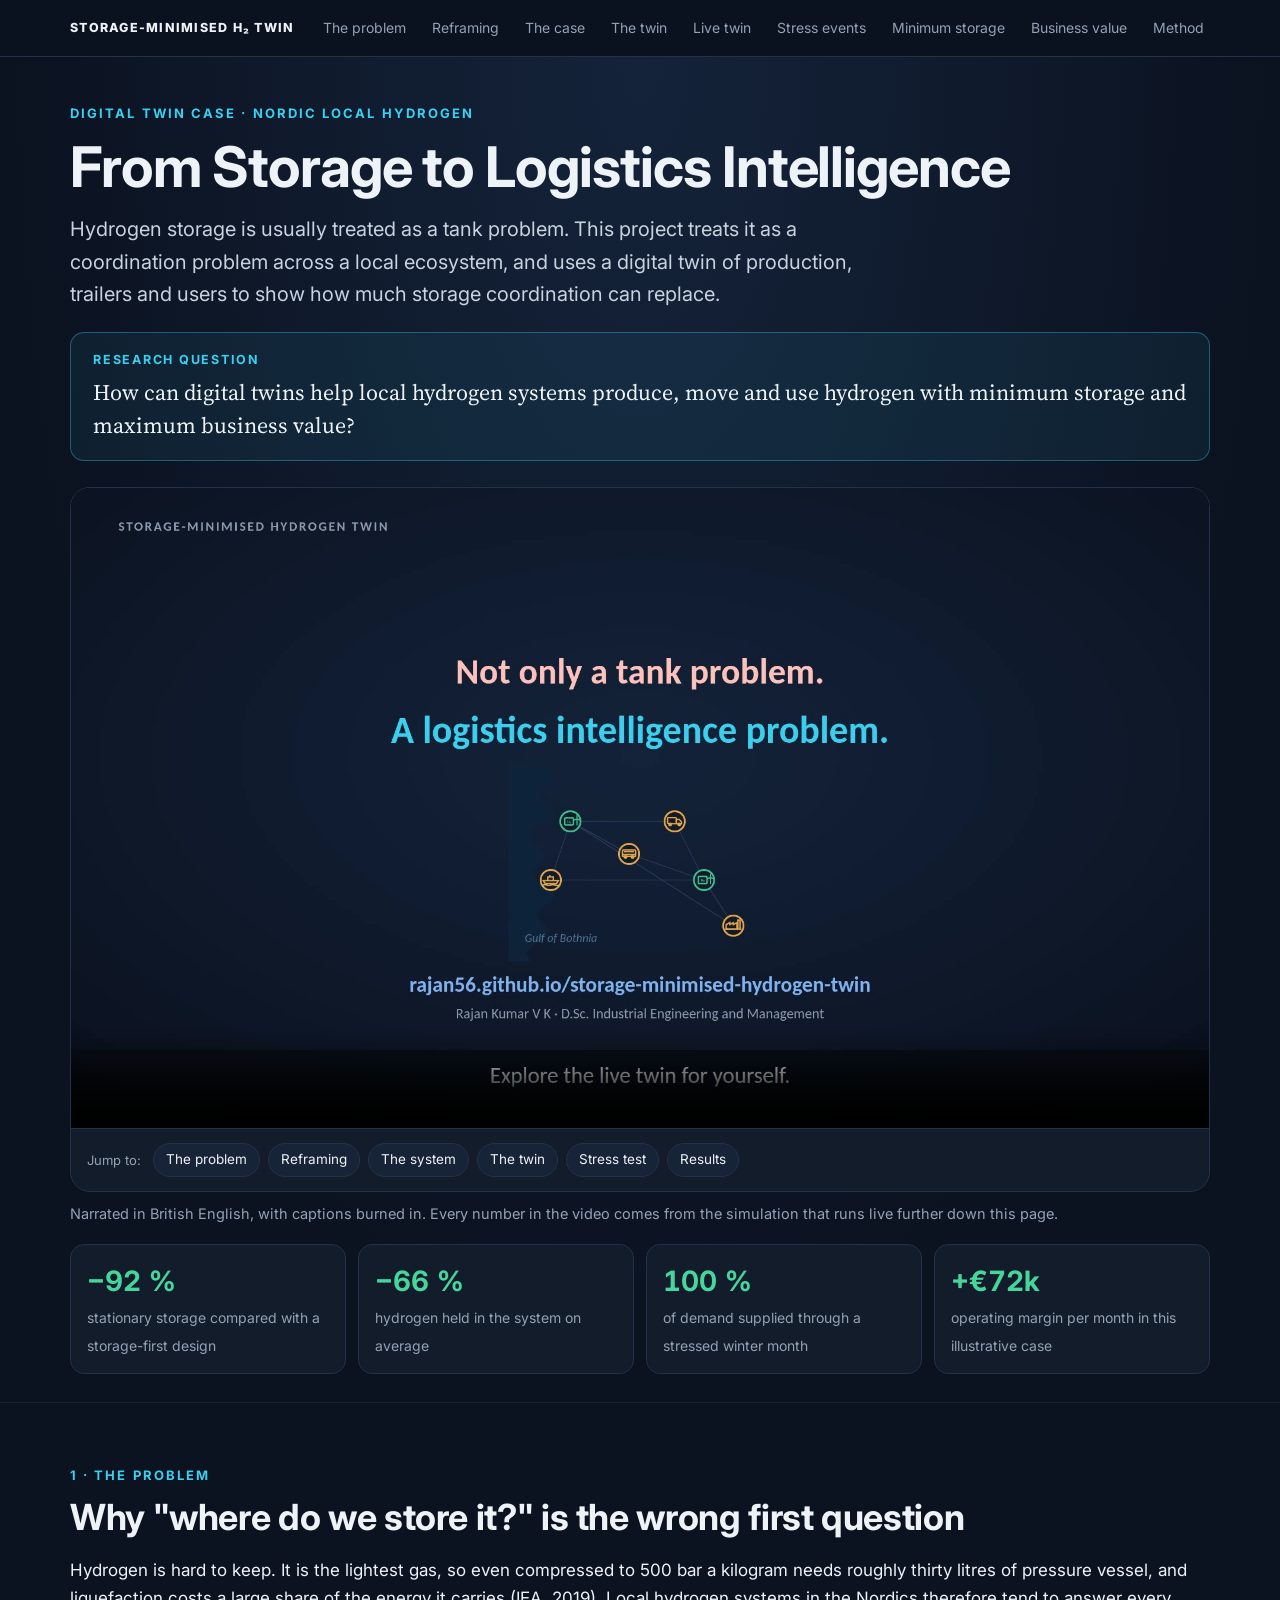
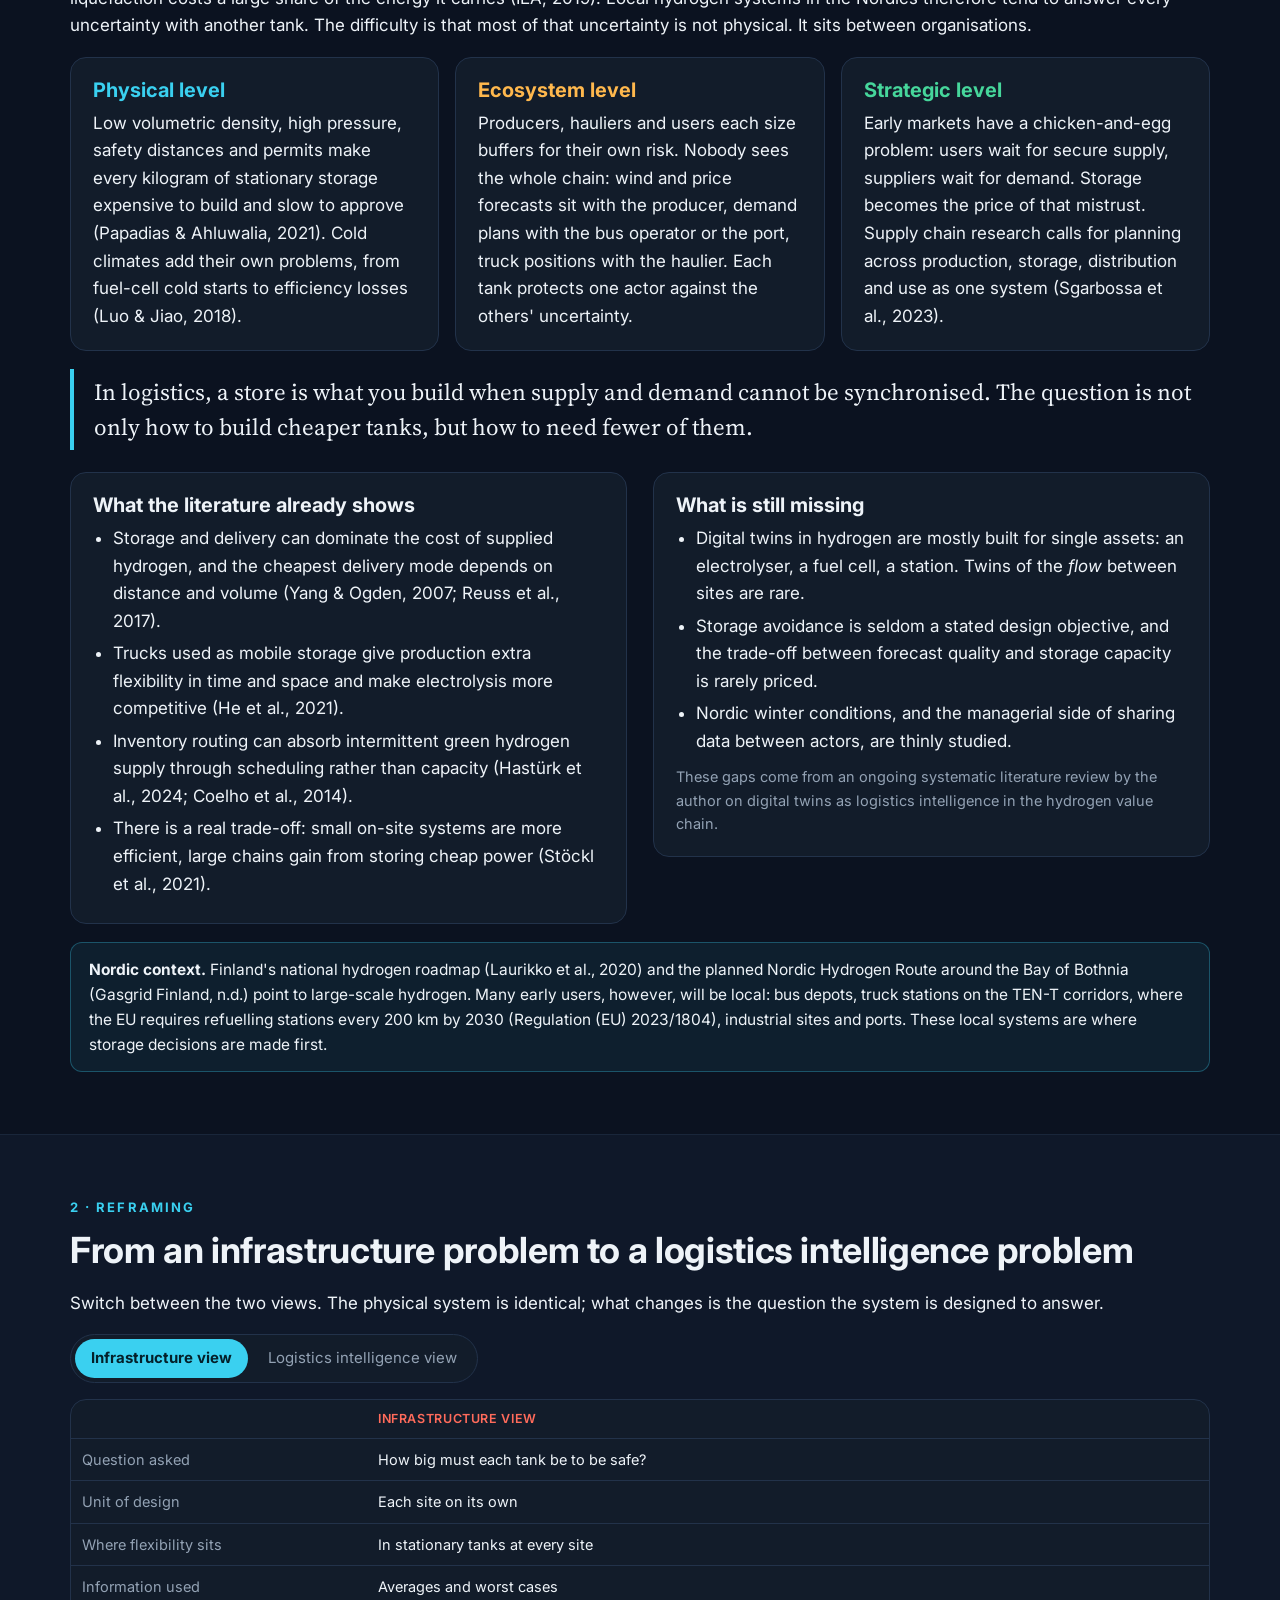
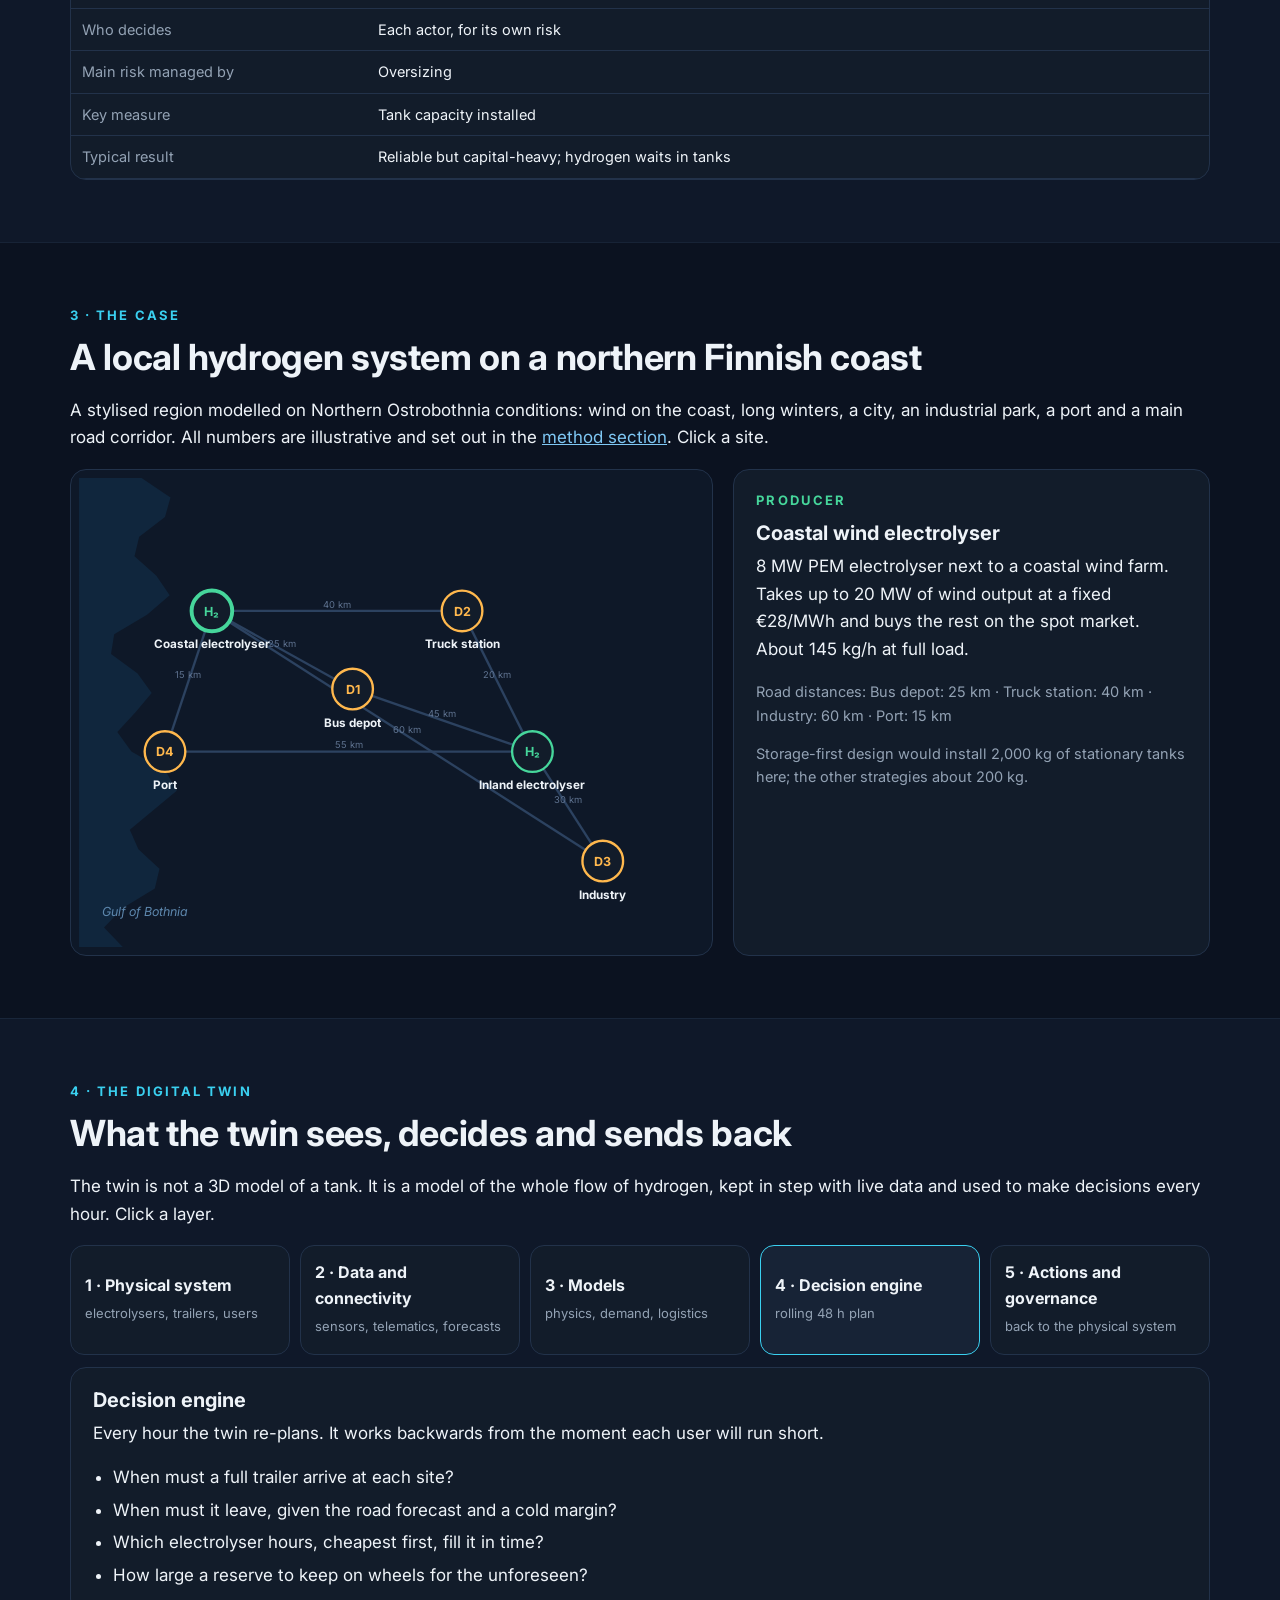
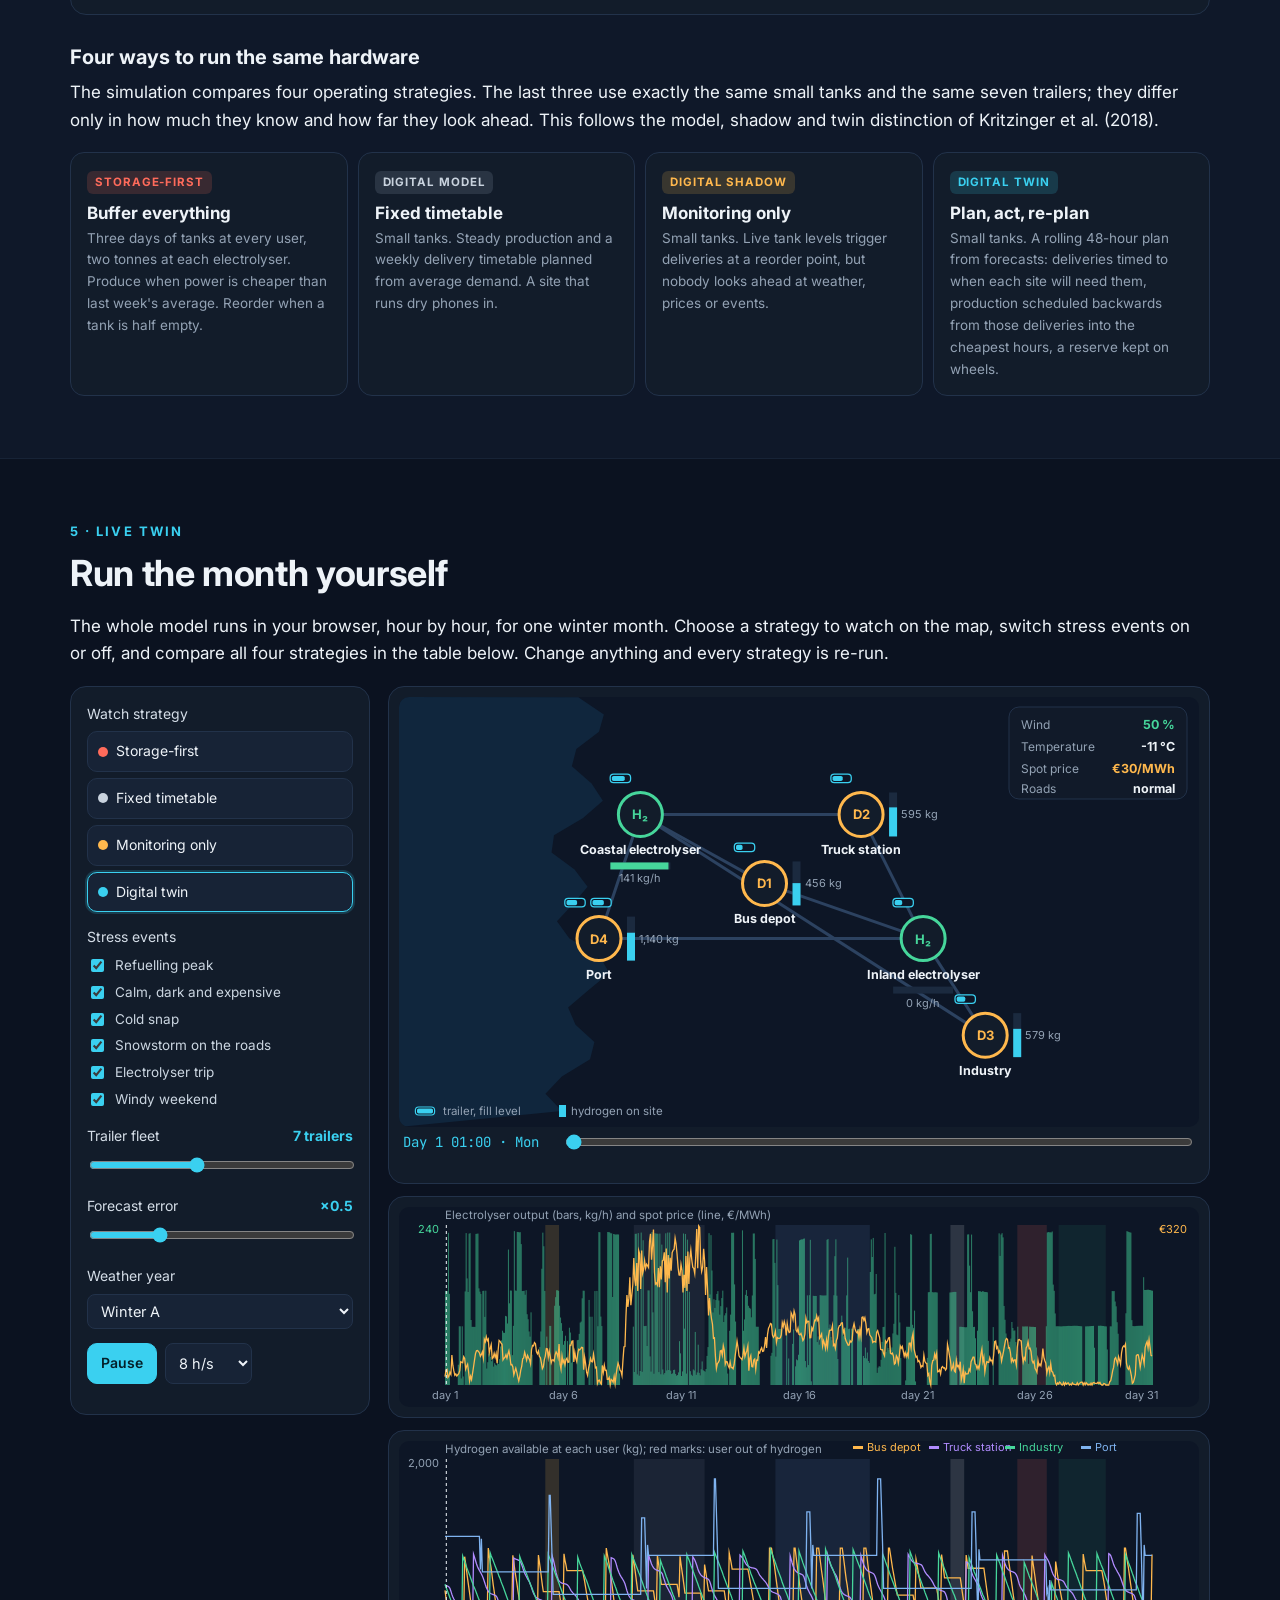
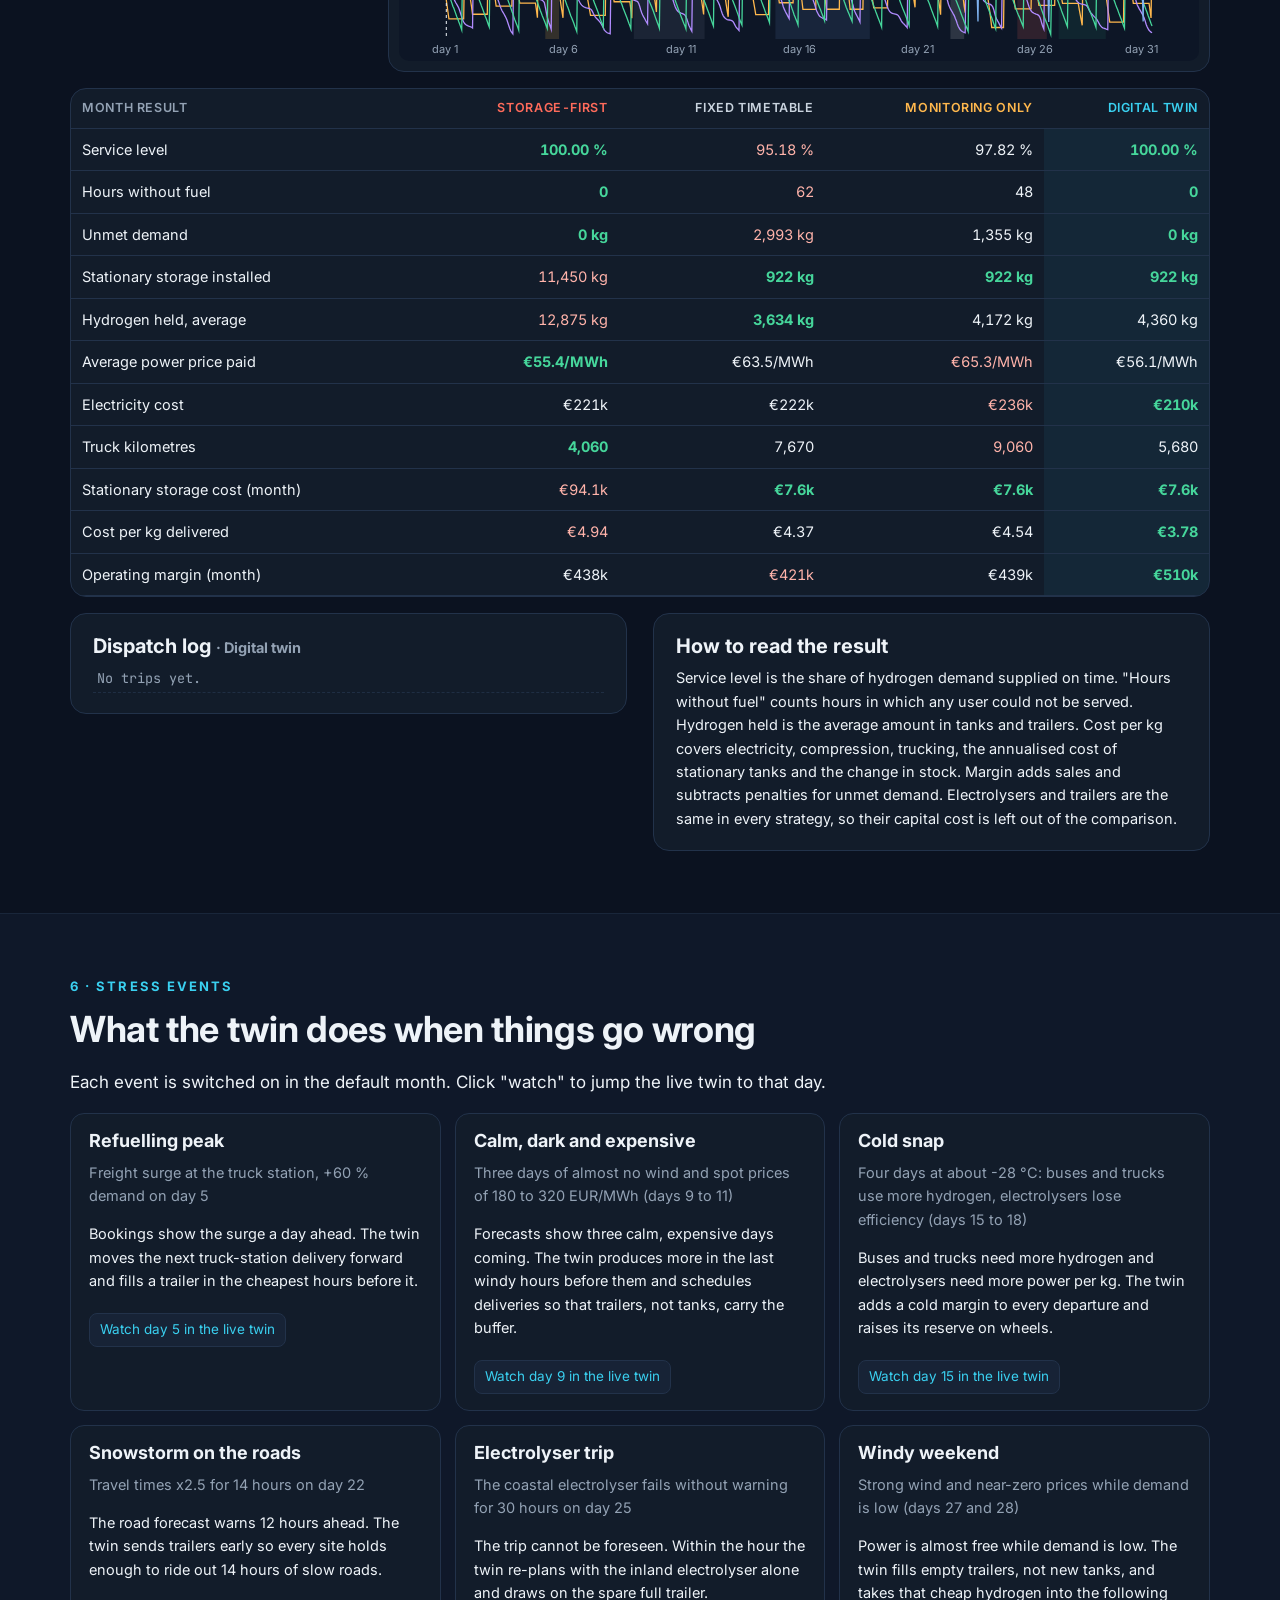
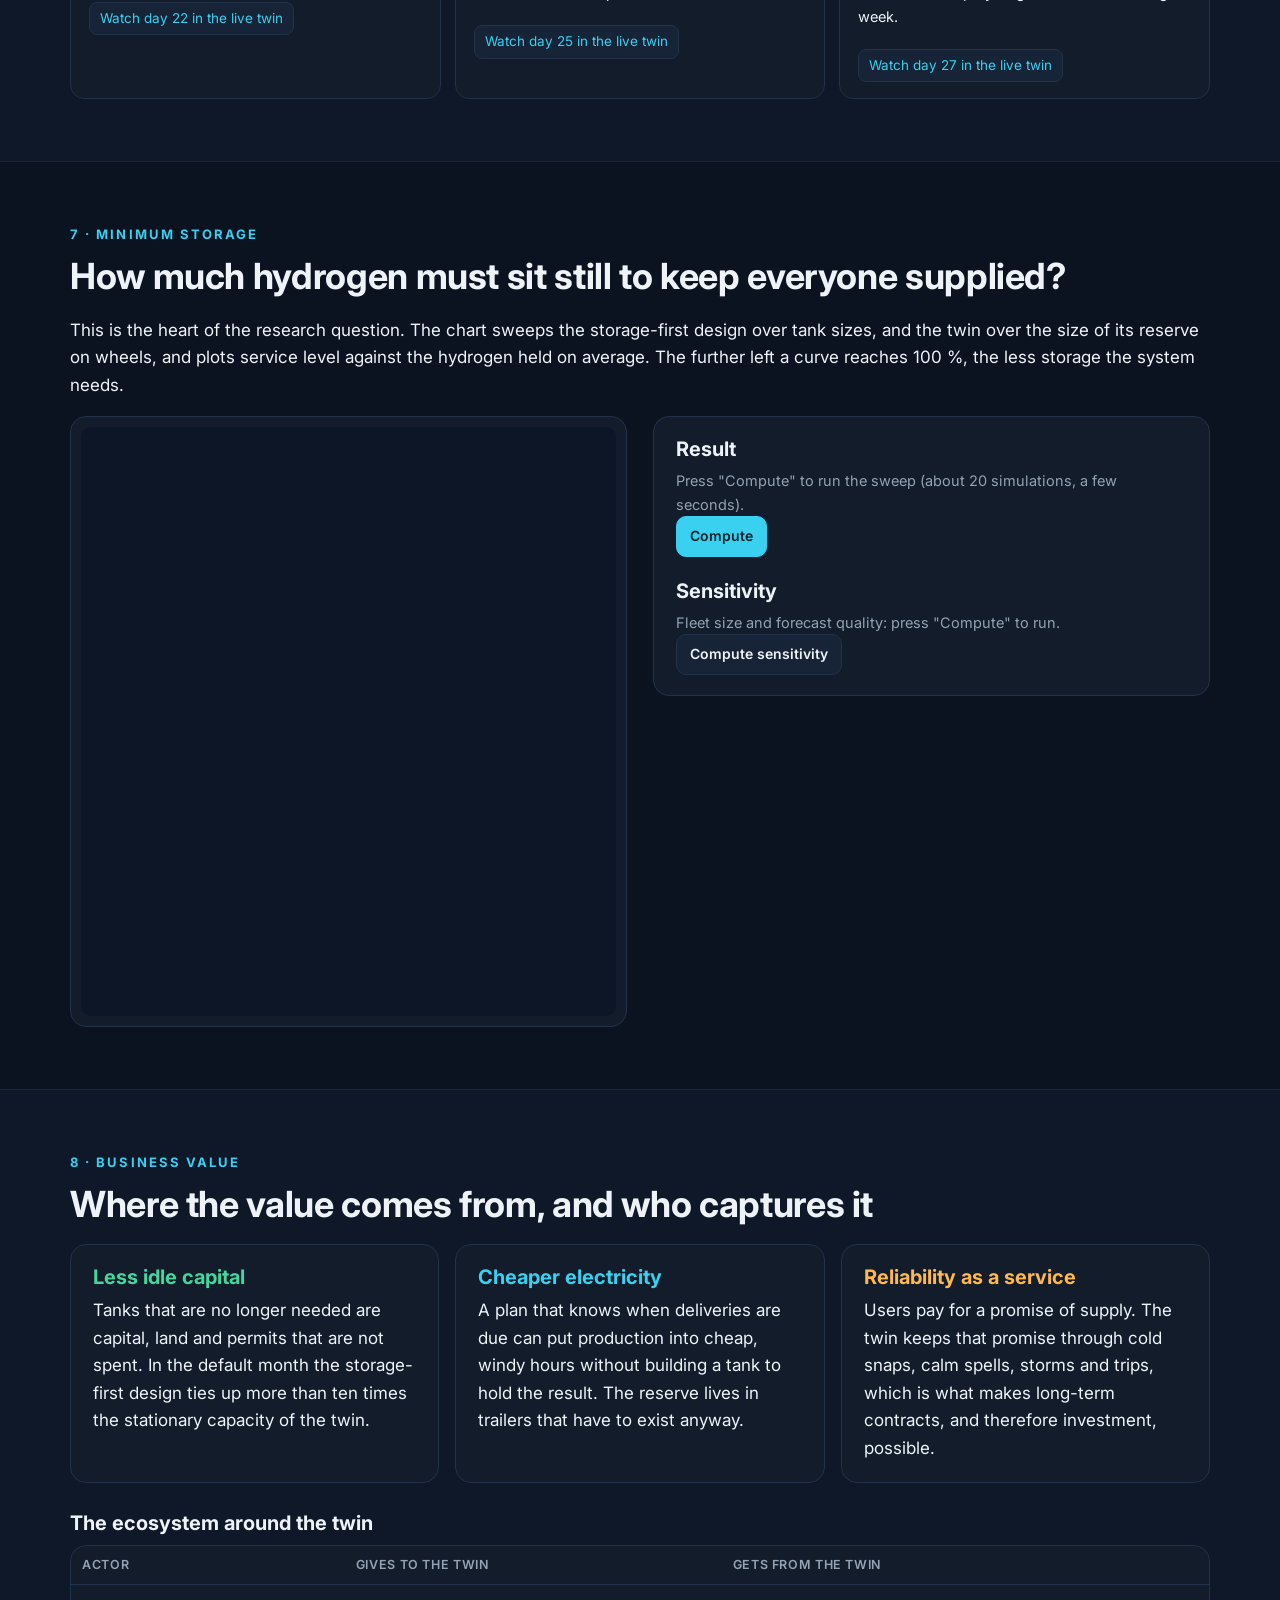
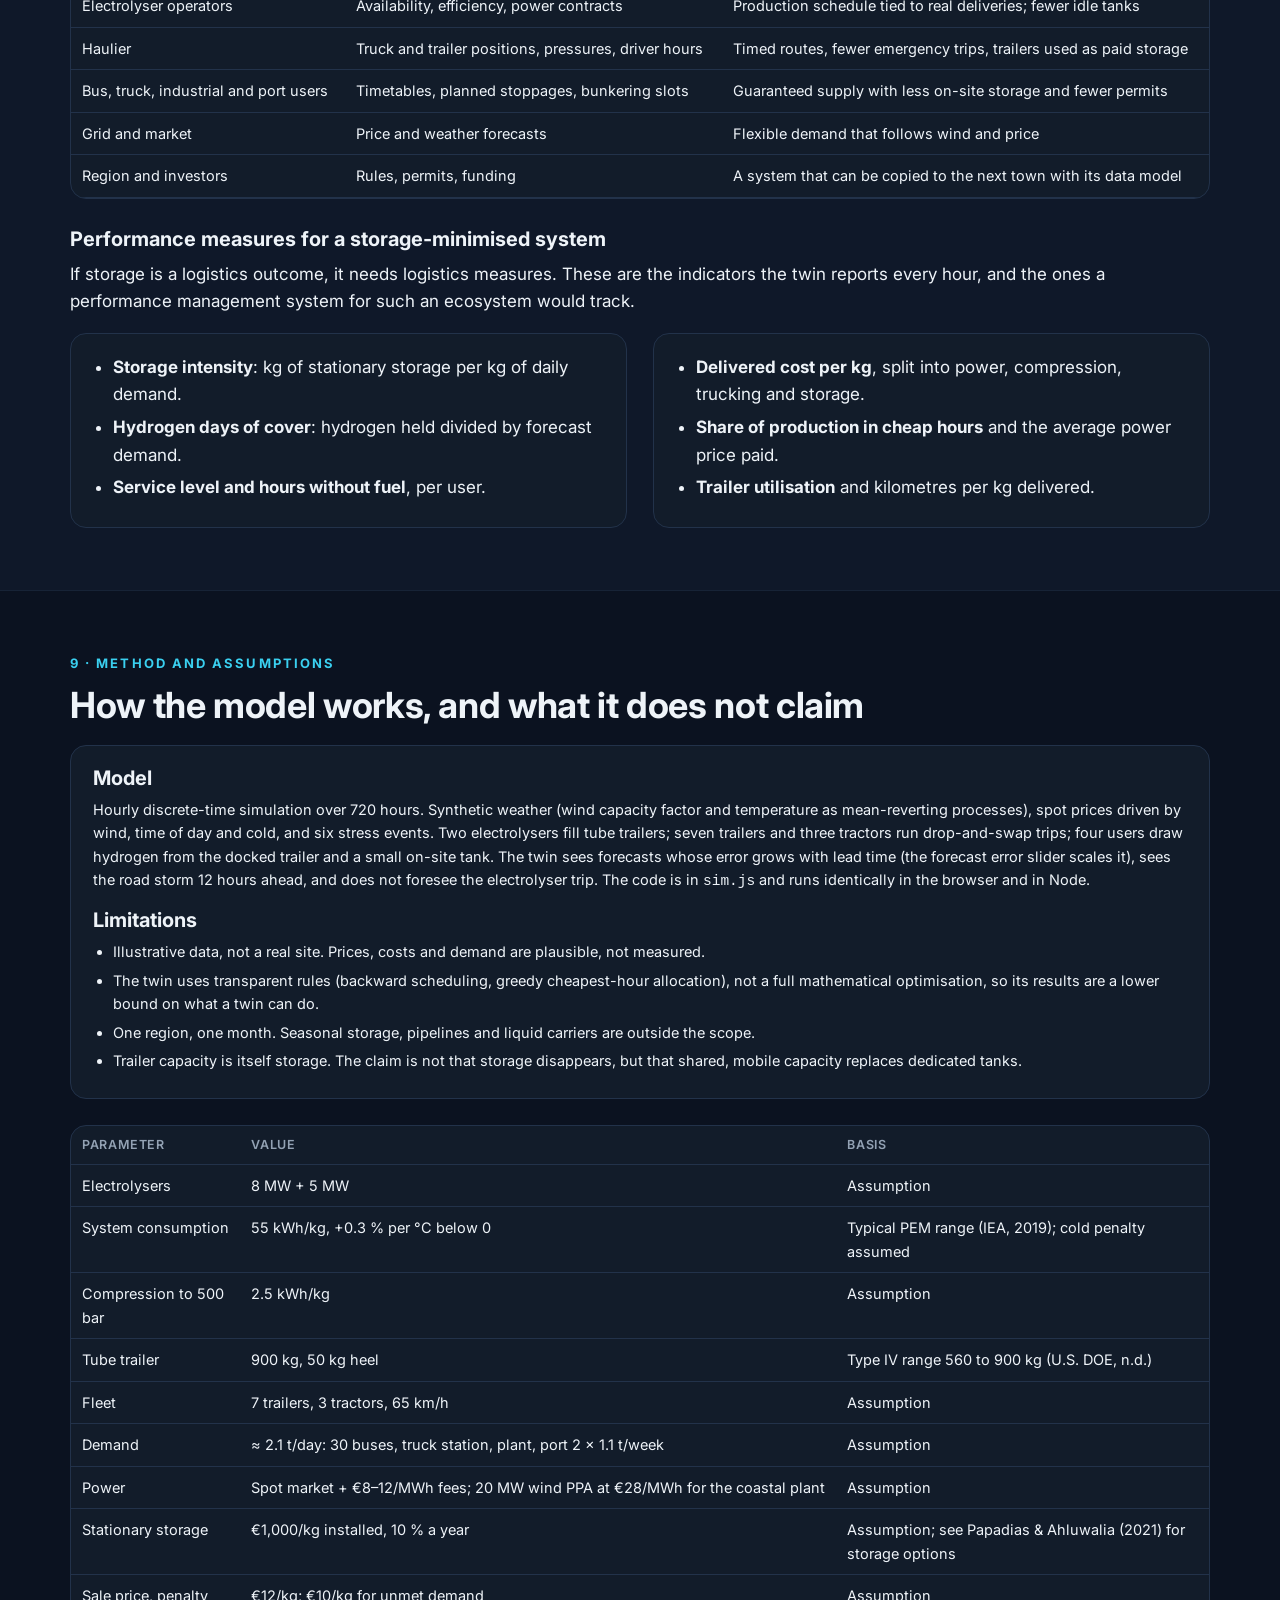
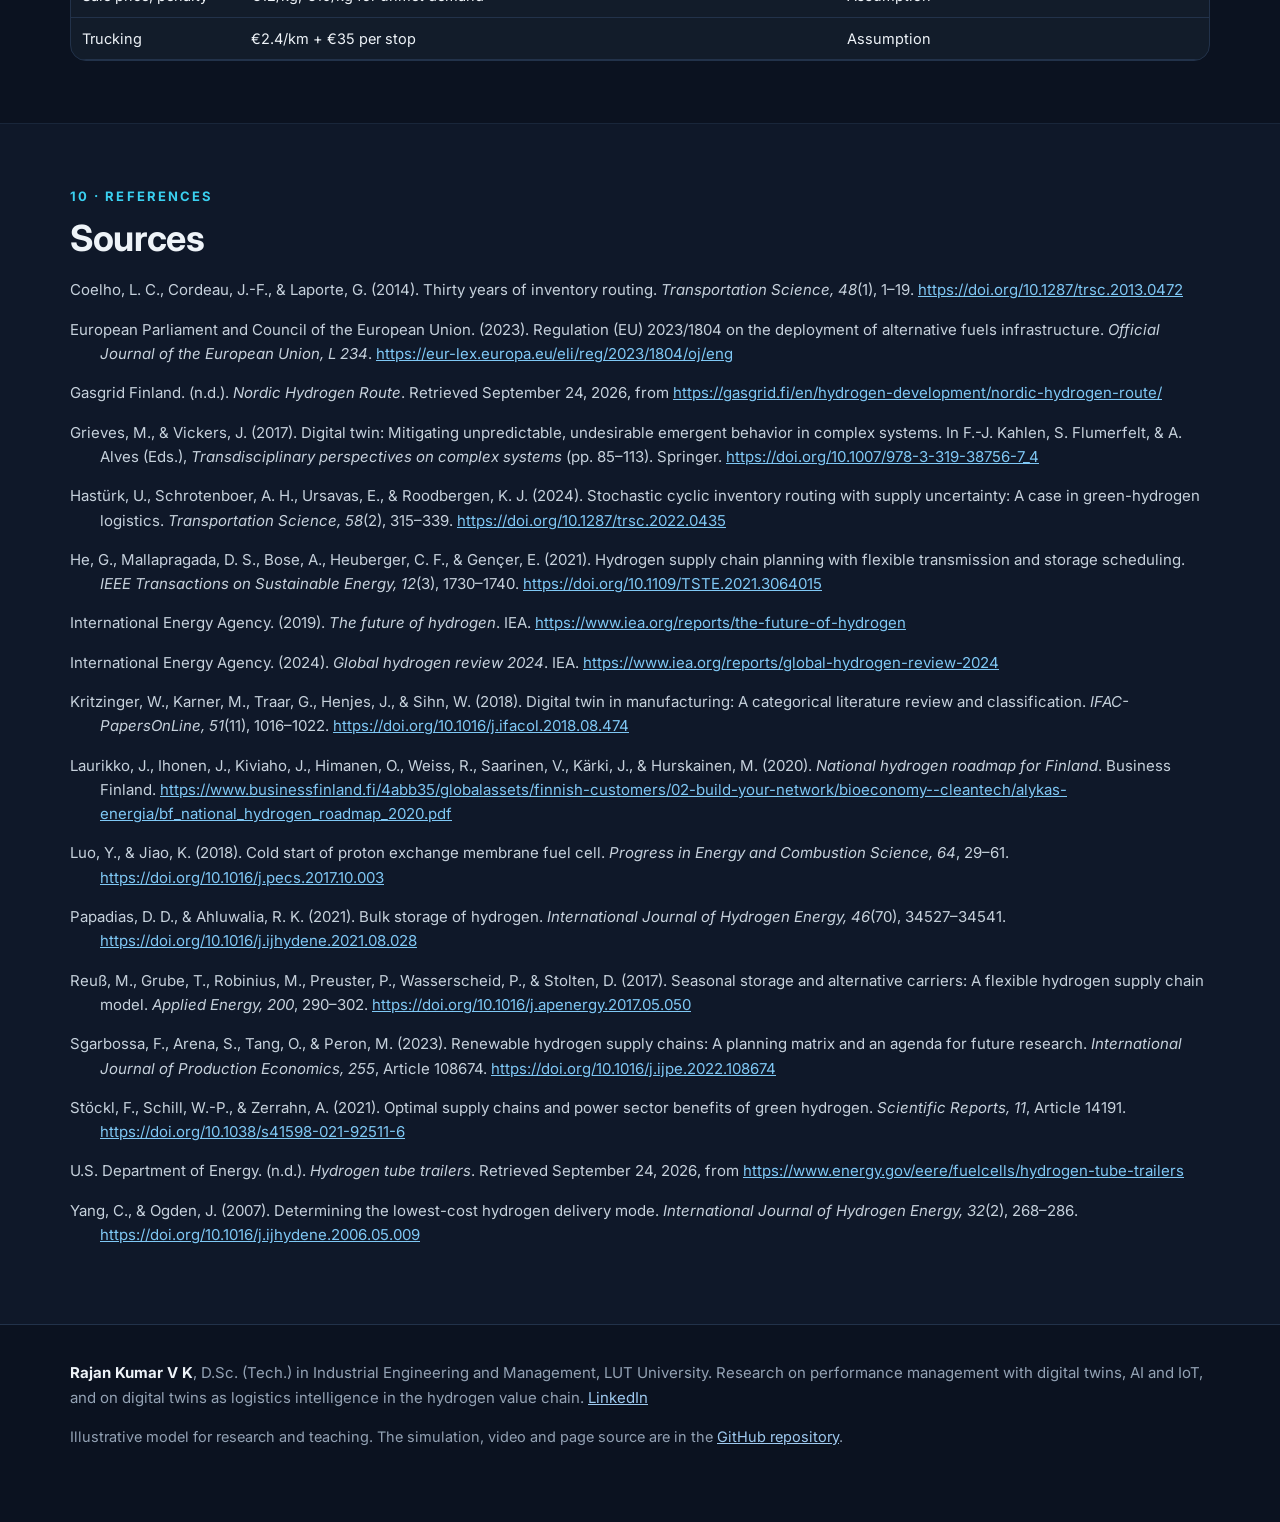
<file: index.html>
<!DOCTYPE html>
<html lang="en-GB">
<head>
<meta charset="utf-8">
<meta name="viewport" content="width=device-width, initial-scale=1">
<title>Storage-Minimised Hydrogen Twin</title>
<meta name="description" content="A live digital twin of a local hydrogen system in a northern Finland style region. It shows how logistics intelligence, rather than more tanks, lets hydrogen be produced, moved and used with minimum storage and maximum business value.">
<link rel="preconnect" href="https://fonts.googleapis.com">
<link rel="preconnect" href="https://fonts.gstatic.com" crossorigin>
<link href="https://fonts.googleapis.com/css2?family=Inter:wght@400;600;700;800&family=JetBrains+Mono:wght@400;600&family=Source+Serif+4:ital,wght@0,400;0,600;1,400&display=swap" rel="stylesheet">
<link rel="stylesheet" href="style.css">
</head>
<body>

<nav class="nav" aria-label="Sections">
  <div class="wrap">
    <a class="brand" href="#top">Storage-Minimised H₂ Twin</a>
    <ul>
      <li><a class="l" href="#problem">The problem</a></li>
      <li><a class="l" href="#reframe">Reframing</a></li>
      <li><a class="l" href="#case">The case</a></li>
      <li><a class="l" href="#architecture">The twin</a></li>
      <li><a class="l" href="#live">Live twin</a></li>
      <li><a class="l" href="#events">Stress events</a></li>
      <li><a class="l" href="#frontier">Minimum storage</a></li>
      <li><a class="l" href="#value">Business value</a></li>
      <li><a class="l" href="#method">Method</a></li>
    </ul>
  </div>
</nav>

<header class="hero" id="top">
  <div class="wrap">
    <div class="kicker">Digital twin case · Nordic local hydrogen</div>
    <h1>From Storage to Logistics Intelligence</h1>
    <p class="lead">Hydrogen storage is usually treated as a tank problem. This project treats it as a coordination problem across a local ecosystem, and uses a digital twin of production, trailers and users to show how much storage coordination can replace.</p>
    <div class="rq"><b>Research question</b>How can digital twins help local hydrogen systems produce, move and use hydrogen with minimum storage and maximum business value?</div>

    <div class="video-card">
      <video id="vid" controls preload="metadata" playsinline poster="media/poster.jpg">
        <source src="media/storage_minimised_hydrogen_twin.mp4" type="video/mp4">
        <track kind="captions" src="media/captions.vtt" srclang="en" label="English">
      </video>
      <div class="chapters" id="chapters">
        <span>Jump to:</span>
        <button data-t="0">The problem</button>
        <button data-t="23.3">Reframing</button>
        <button data-t="44.9">The system</button>
        <button data-t="56.3">The twin</button>
        <button data-t="69.7">Stress test</button>
        <button data-t="87.1">Results</button>
      </div>
    </div>
    <p class="small muted" style="margin-top:10px">Narrated in British English, with captions burned in. Every number in the video comes from the simulation that runs live further down this page.</p>
    <div class="headline" id="headline">
      <div class="hl"><b id="h1">−92 %</b><span>stationary storage compared with a storage-first design</span></div>
      <div class="hl"><b id="h2">−66 %</b><span>hydrogen held in the system on average</span></div>
      <div class="hl"><b id="h3">100 %</b><span>of demand supplied through a stressed winter month</span></div>
      <div class="hl"><b id="h4">+€72k</b><span>operating margin per month in this illustrative case</span></div>
    </div>
  </div>
</header>

<main>

<!-- 1 -->
<section id="problem">
  <div class="wrap">
    <div class="kicker">1 · The problem</div>
    <h2>Why "where do we store it?" is the wrong first question</h2>
    <p>Hydrogen is hard to keep. It is the lightest gas, so even compressed to 500 bar a kilogram needs roughly thirty litres of pressure vessel, and liquefaction costs a large share of the energy it carries (IEA, 2019). Local hydrogen systems in the Nordics therefore tend to answer every uncertainty with another tank. The difficulty is that most of that uncertainty is not physical. It sits between organisations.</p>
    <div class="grid3">
      <div class="card"><h3 class="cyan">Physical level</h3><p>Low volumetric density, high pressure, safety distances and permits make every kilogram of stationary storage expensive to build and slow to approve (Papadias &amp; Ahluwalia, 2021). Cold climates add their own problems, from fuel-cell cold starts to efficiency losses (Luo &amp; Jiao, 2018).</p></div>
      <div class="card"><h3 class="amber">Ecosystem level</h3><p>Producers, hauliers and users each size buffers for their own risk. Nobody sees the whole chain: wind and price forecasts sit with the producer, demand plans with the bus operator or the port, truck positions with the haulier. Each tank protects one actor against the others' uncertainty.</p></div>
      <div class="card"><h3 class="green">Strategic level</h3><p>Early markets have a chicken-and-egg problem: users wait for secure supply, suppliers wait for demand. Storage becomes the price of that mistrust. Supply chain research calls for planning across production, storage, distribution and use as one system (Sgarbossa et al., 2023).</p></div>
    </div>
    <p class="quote">In logistics, a store is what you build when supply and demand cannot be synchronised. The question is not only how to build cheaper tanks, but how to need fewer of them.</p>
    <div class="grid2">
      <div class="card">
        <h3>What the literature already shows</h3>
        <ul>
          <li>Storage and delivery can dominate the cost of supplied hydrogen, and the cheapest delivery mode depends on distance and volume (Yang &amp; Ogden, 2007; Reuss et al., 2017).</li>
          <li>Trucks used as mobile storage give production extra flexibility in time and space and make electrolysis more competitive (He et al., 2021).</li>
          <li>Inventory routing can absorb intermittent green hydrogen supply through scheduling rather than capacity (Hastürk et al., 2024; Coelho et al., 2014).</li>
          <li>There is a real trade-off: small on-site systems are more efficient, large chains gain from storing cheap power (Stöckl et al., 2021).</li>
        </ul>
      </div>
      <div class="card">
        <h3>What is still missing</h3>
        <ul>
          <li>Digital twins in hydrogen are mostly built for single assets: an electrolyser, a fuel cell, a station. Twins of the <i>flow</i> between sites are rare.</li>
          <li>Storage avoidance is seldom a stated design objective, and the trade-off between forecast quality and storage capacity is rarely priced.</li>
          <li>Nordic winter conditions, and the managerial side of sharing data between actors, are thinly studied.</li>
        </ul>
        <p class="small muted" style="margin-top:10px">These gaps come from an ongoing systematic literature review by the author on digital twins as logistics intelligence in the hydrogen value chain.</p>
      </div>
    </div>
    <div class="note" style="margin-top:18px"><b>Nordic context.</b> Finland's national hydrogen roadmap (Laurikko et al., 2020) and the planned Nordic Hydrogen Route around the Bay of Bothnia (Gasgrid Finland, n.d.) point to large-scale hydrogen. Many early users, however, will be local: bus depots, truck stations on the TEN-T corridors, where the EU requires refuelling stations every 200 km by 2030 (Regulation (EU) 2023/1804), industrial sites and ports. These local systems are where storage decisions are made first.</div>
  </div>
</section>

<!-- 2 -->
<section id="reframe">
  <div class="wrap">
    <div class="kicker">2 · Reframing</div>
    <h2>From an infrastructure problem to a logistics intelligence problem</h2>
    <p>Switch between the two views. The physical system is identical; what changes is the question the system is designed to answer.</p>
    <div class="seg" id="reSeg"><button data-k="infra" class="on">Infrastructure view</button><button data-k="logi">Logistics intelligence view</button></div>
    <div class="tablebox compare" style="margin-top:16px"><table id="reTable"></table></div>
  </div>
</section>

<!-- 3 -->
<section id="case">
  <div class="wrap">
    <div class="kicker">3 · The case</div>
    <h2>A local hydrogen system on a northern Finnish coast</h2>
    <p>A stylised region modelled on Northern Ostrobothnia conditions: wind on the coast, long winters, a city, an industrial park, a port and a main road corridor. All numbers are illustrative and set out in the <a href="#method">method section</a>. Click a site.</p>
    <div class="mapwrap">
      <div class="mapbox"><svg id="caseMap" viewBox="0 0 800 600" role="img" aria-label="Map of the case region"></svg></div>
      <div class="card" id="siteCard"></div>
    </div>
  </div>
</section>

<!-- 4 -->
<section id="architecture">
  <div class="wrap">
    <div class="kicker">4 · The digital twin</div>
    <h2>What the twin sees, decides and sends back</h2>
    <p>The twin is not a 3D model of a tank. It is a model of the whole flow of hydrogen, kept in step with live data and used to make decisions every hour. Click a layer.</p>
    <div class="arch" id="arch"></div>
    <div class="card" id="archDetail" style="margin-top:12px"></div>
    <h3 style="margin-top:30px">Four ways to run the same hardware</h3>
    <p>The simulation compares four operating strategies. The last three use exactly the same small tanks and the same seven trailers; they differ only in how much they know and how far they look ahead. This follows the model, shadow and twin distinction of Kritzinger et al. (2018).</p>
    <div class="ladder">
      <div class="rung"><span class="tag" style="background:rgba(255,107,91,.16);color:var(--red)">Storage-first</span><b>Buffer everything</b><small>Three days of tanks at every user, two tonnes at each electrolyser. Produce when power is cheaper than last week's average. Reorder when a tank is half empty.</small></div>
      <div class="rung"><span class="tag" style="background:rgba(147,162,180,.18);color:var(--steel)">Digital model</span><b>Fixed timetable</b><small>Small tanks. Steady production and a weekly delivery timetable planned from average demand. A site that runs dry phones in.</small></div>
      <div class="rung"><span class="tag" style="background:rgba(255,184,77,.16);color:var(--amber)">Digital shadow</span><b>Monitoring only</b><small>Small tanks. Live tank levels trigger deliveries at a reorder point, but nobody looks ahead at weather, prices or events.</small></div>
      <div class="rung"><span class="tag" style="background:rgba(58,208,240,.16);color:var(--cyan)">Digital twin</span><b>Plan, act, re-plan</b><small>Small tanks. A rolling 48-hour plan from forecasts: deliveries timed to when each site will need them, production scheduled backwards from those deliveries into the cheapest hours, a reserve kept on wheels.</small></div>
    </div>
  </div>
</section>

<!-- 5 -->
<section id="live">
  <div class="wrap">
    <div class="kicker">5 · Live twin</div>
    <h2>Run the month yourself</h2>
    <p>The whole model runs in your browser, hour by hour, for one winter month. Choose a strategy to watch on the map, switch stress events on or off, and compare all four strategies in the table below. Change anything and every strategy is re-run.</p>
    <div class="twin">
      <div class="controls">
        <div class="ctl"><div class="lab">Watch strategy</div><div class="strats" id="strats"></div></div>
        <div class="ctl"><div class="lab">Stress events</div><div class="evs" id="evs"></div></div>
        <div class="ctl"><label>Trailer fleet <b id="vFleet"></b></label><input id="fleet" type="range" min="5" max="10" step="1" value="7"></div>
        <div class="ctl"><label>Forecast error <b id="vFe"></b></label><input id="fe" type="range" min="0" max="2" step="0.25" value="0.5"></div>
        <div class="ctl"><label>Weather year</label><select id="seed"><option value="7">Winter A</option><option value="1">Winter B</option><option value="2">Winter C</option><option value="3">Winter D</option><option value="4">Winter E</option></select></div>
        <div class="btns"><button class="btn primary" id="play">Pause</button><select id="speed" style="width:auto"><option value="3">3 h/s</option><option value="8" selected>8 h/s</option><option value="24">1 day/s</option></select></div>
        <p class="busy" id="busy"></p>
      </div>
      <div class="stage">
        <div class="panel">
          <canvas id="map" height="430"></canvas>
          <div class="timebar"><span class="clock" id="clock">Day 1 00:00</span><input id="scrub" type="range" min="0" max="719" step="1" value="0"></div>
          <div class="banner" id="banner"></div>
        </div>
        <div class="panel"><canvas id="chartA" height="200"></canvas></div>
        <div class="panel"><canvas id="chartB" height="220"></canvas></div>
      </div>
    </div>
    <div class="tablebox kpis" style="margin-top:16px"><table id="kpiTable"></table></div>
    <div class="grid2" style="margin-top:16px">
      <div class="card"><h3>Dispatch log <span class="muted small" id="logWho"></span></h3><div class="log" id="log"></div></div>
      <div class="card"><h3>How to read the result</h3><p class="small">Service level is the share of hydrogen demand supplied on time. "Hours without fuel" counts hours in which any user could not be served. Hydrogen held is the average amount in tanks and trailers. Cost per kg covers electricity, compression, trucking, the annualised cost of stationary tanks and the change in stock. Margin adds sales and subtracts penalties for unmet demand. Electrolysers and trailers are the same in every strategy, so their capital cost is left out of the comparison.</p></div>
    </div>
  </div>
</section>

<!-- 6 -->
<section id="events">
  <div class="wrap">
    <div class="kicker">6 · Stress events</div>
    <h2>What the twin does when things go wrong</h2>
    <p>Each event is switched on in the default month. Click "watch" to jump the live twin to that day.</p>
    <div class="evcards" id="evcards"></div>
  </div>
</section>

<!-- 7 -->
<section id="frontier">
  <div class="wrap">
    <div class="kicker">7 · Minimum storage</div>
    <h2>How much hydrogen must sit still to keep everyone supplied?</h2>
    <p>This is the heart of the research question. The chart sweeps the storage-first design over tank sizes, and the twin over the size of its reserve on wheels, and plots service level against the hydrogen held on average. The further left a curve reaches 100 %, the less storage the system needs.</p>
    <div class="grid2">
      <div class="panel"><canvas id="frontChart" height="330"></canvas></div>
      <div class="card">
        <h3>Result</h3>
        <div id="frontText" class="small"><p class="muted">Press "Compute" to run the sweep (about 20 simulations, a few seconds).</p></div>
        <div class="btns"><button class="btn primary" id="frontGo">Compute</button></div>
        <h3 style="margin-top:22px">Sensitivity</h3>
        <div id="sensText" class="small"><p class="muted">Fleet size and forecast quality: press "Compute" to run.</p></div>
        <div class="btns"><button class="btn" id="sensGo">Compute sensitivity</button></div>
      </div>
    </div>
  </div>
</section>

<!-- 8 -->
<section id="value">
  <div class="wrap">
    <div class="kicker">8 · Business value</div>
    <h2>Where the value comes from, and who captures it</h2>
    <div class="grid3">
      <div class="card"><h3 class="green">Less idle capital</h3><p>Tanks that are no longer needed are capital, land and permits that are not spent. In the default month the storage-first design ties up more than ten times the stationary capacity of the twin.</p></div>
      <div class="card"><h3 class="cyan">Cheaper electricity</h3><p>A plan that knows when deliveries are due can put production into cheap, windy hours without building a tank to hold the result. The reserve lives in trailers that have to exist anyway.</p></div>
      <div class="card"><h3 class="amber">Reliability as a service</h3><p>Users pay for a promise of supply. The twin keeps that promise through cold snaps, calm spells, storms and trips, which is what makes long-term contracts, and therefore investment, possible.</p></div>
    </div>
    <h3 style="margin-top:28px">The ecosystem around the twin</h3>
    <div class="tablebox"><table>
      <thead><tr><th>Actor</th><th>Gives to the twin</th><th>Gets from the twin</th></tr></thead>
      <tbody>
        <tr><td>Electrolyser operators</td><td>Availability, efficiency, power contracts</td><td>Production schedule tied to real deliveries; fewer idle tanks</td></tr>
        <tr><td>Haulier</td><td>Truck and trailer positions, pressures, driver hours</td><td>Timed routes, fewer emergency trips, trailers used as paid storage</td></tr>
        <tr><td>Bus, truck, industrial and port users</td><td>Timetables, planned stoppages, bunkering slots</td><td>Guaranteed supply with less on-site storage and fewer permits</td></tr>
        <tr><td>Grid and market</td><td>Price and weather forecasts</td><td>Flexible demand that follows wind and price</td></tr>
        <tr><td>Region and investors</td><td>Rules, permits, funding</td><td>A system that can be copied to the next town with its data model</td></tr>
      </tbody>
    </table></div>
    <h3 style="margin-top:28px">Performance measures for a storage-minimised system</h3>
    <p>If storage is a logistics outcome, it needs logistics measures. These are the indicators the twin reports every hour, and the ones a performance management system for such an ecosystem would track.</p>
    <div class="grid2">
      <div class="card"><ul>
        <li><b>Storage intensity</b>: kg of stationary storage per kg of daily demand.</li>
        <li><b>Hydrogen days of cover</b>: hydrogen held divided by forecast demand.</li>
        <li><b>Service level and hours without fuel</b>, per user.</li>
      </ul></div>
      <div class="card"><ul>
        <li><b>Delivered cost per kg</b>, split into power, compression, trucking and storage.</li>
        <li><b>Share of production in cheap hours</b> and the average power price paid.</li>
        <li><b>Trailer utilisation</b> and kilometres per kg delivered.</li>
      </ul></div>
    </div>
  </div>
</section>

<!-- 9 -->
<section id="method">
  <div class="wrap">
    <div class="kicker">9 · Method and assumptions</div>
    <h2>How the model works, and what it does not claim</h2>
    <div class="grid2" style="grid-template-columns:1fr">
      <div class="card">
        <h3>Model</h3>
        <p class="small">Hourly discrete-time simulation over 720 hours. Synthetic weather (wind capacity factor and temperature as mean-reverting processes), spot prices driven by wind, time of day and cold, and six stress events. Two electrolysers fill tube trailers; seven trailers and three tractors run drop-and-swap trips; four users draw hydrogen from the docked trailer and a small on-site tank. The twin sees forecasts whose error grows with lead time (the forecast error slider scales it), sees the road storm 12 hours ahead, and does not foresee the electrolyser trip. The code is in <code>sim.js</code> and runs identically in the browser and in Node.</p>
        <h3 style="margin-top:14px">Limitations</h3>
        <ul class="small">
          <li>Illustrative data, not a real site. Prices, costs and demand are plausible, not measured.</li>
          <li>The twin uses transparent rules (backward scheduling, greedy cheapest-hour allocation), not a full mathematical optimisation, so its results are a lower bound on what a twin can do.</li>
          <li>One region, one month. Seasonal storage, pipelines and liquid carriers are outside the scope.</li>
          <li>Trailer capacity is itself storage. The claim is not that storage disappears, but that shared, mobile capacity replaces dedicated tanks.</li>
        </ul>
      </div>
      <div class="tablebox params"><table>
        <thead><tr><th>Parameter</th><th>Value</th><th>Basis</th></tr></thead>
        <tbody>
          <tr><td>Electrolysers</td><td>8 MW + 5 MW</td><td>Assumption</td></tr>
          <tr><td>System consumption</td><td>55 kWh/kg, +0.3 % per °C below 0</td><td>Typical PEM range (IEA, 2019); cold penalty assumed</td></tr>
          <tr><td>Compression to 500 bar</td><td>2.5 kWh/kg</td><td>Assumption</td></tr>
          <tr><td>Tube trailer</td><td>900 kg, 50 kg heel</td><td>Type IV range 560 to 900 kg (U.S. DOE, n.d.)</td></tr>
          <tr><td>Fleet</td><td>7 trailers, 3 tractors, 65 km/h</td><td>Assumption</td></tr>
          <tr><td>Demand</td><td>≈ 2.1 t/day: 30 buses, truck station, plant, port 2 × 1.1 t/week</td><td>Assumption</td></tr>
          <tr><td>Power</td><td>Spot market + €8–12/MWh fees; 20 MW wind PPA at €28/MWh for the coastal plant</td><td>Assumption</td></tr>
          <tr><td>Stationary storage</td><td>€1,000/kg installed, 10 % a year</td><td>Assumption; see Papadias &amp; Ahluwalia (2021) for storage options</td></tr>
          <tr><td>Sale price, penalty</td><td>€12/kg; €10/kg for unmet demand</td><td>Assumption</td></tr>
          <tr><td>Trucking</td><td>€2.4/km + €35 per stop</td><td>Assumption</td></tr>
        </tbody>
      </table></div>
    </div>
  </div>
</section>

<!-- 10 -->
<section id="refs">
  <div class="wrap">
    <div class="kicker">10 · References</div>
    <h2>Sources</h2>
    <div class="refs">
      <p>Coelho, L. C., Cordeau, J.-F., &amp; Laporte, G. (2014). Thirty years of inventory routing. <i>Transportation Science, 48</i>(1), 1–19. <a href="https://doi.org/10.1287/trsc.2013.0472">https://doi.org/10.1287/trsc.2013.0472</a></p>
      <p>European Parliament and Council of the European Union. (2023). Regulation (EU) 2023/1804 on the deployment of alternative fuels infrastructure. <i>Official Journal of the European Union, L 234</i>. <a href="https://eur-lex.europa.eu/eli/reg/2023/1804/oj/eng">https://eur-lex.europa.eu/eli/reg/2023/1804/oj/eng</a></p>
      <p>Gasgrid Finland. (n.d.). <i>Nordic Hydrogen Route</i>. Retrieved September 24, 2026, from <a href="https://gasgrid.fi/en/hydrogen-development/nordic-hydrogen-route/">https://gasgrid.fi/en/hydrogen-development/nordic-hydrogen-route/</a></p>
      <p>Grieves, M., &amp; Vickers, J. (2017). Digital twin: Mitigating unpredictable, undesirable emergent behavior in complex systems. In F.-J. Kahlen, S. Flumerfelt, &amp; A. Alves (Eds.), <i>Transdisciplinary perspectives on complex systems</i> (pp. 85–113). Springer. <a href="https://doi.org/10.1007/978-3-319-38756-7_4">https://doi.org/10.1007/978-3-319-38756-7_4</a></p>
      <p>Hastürk, U., Schrotenboer, A. H., Ursavas, E., &amp; Roodbergen, K. J. (2024). Stochastic cyclic inventory routing with supply uncertainty: A case in green-hydrogen logistics. <i>Transportation Science, 58</i>(2), 315–339. <a href="https://doi.org/10.1287/trsc.2022.0435">https://doi.org/10.1287/trsc.2022.0435</a></p>
      <p>He, G., Mallapragada, D. S., Bose, A., Heuberger, C. F., &amp; Gençer, E. (2021). Hydrogen supply chain planning with flexible transmission and storage scheduling. <i>IEEE Transactions on Sustainable Energy, 12</i>(3), 1730–1740. <a href="https://doi.org/10.1109/TSTE.2021.3064015">https://doi.org/10.1109/TSTE.2021.3064015</a></p>
      <p>International Energy Agency. (2019). <i>The future of hydrogen</i>. IEA. <a href="https://www.iea.org/reports/the-future-of-hydrogen">https://www.iea.org/reports/the-future-of-hydrogen</a></p>
      <p>International Energy Agency. (2024). <i>Global hydrogen review 2024</i>. IEA. <a href="https://www.iea.org/reports/global-hydrogen-review-2024">https://www.iea.org/reports/global-hydrogen-review-2024</a></p>
      <p>Kritzinger, W., Karner, M., Traar, G., Henjes, J., &amp; Sihn, W. (2018). Digital twin in manufacturing: A categorical literature review and classification. <i>IFAC-PapersOnLine, 51</i>(11), 1016–1022. <a href="https://doi.org/10.1016/j.ifacol.2018.08.474">https://doi.org/10.1016/j.ifacol.2018.08.474</a></p>
      <p>Laurikko, J., Ihonen, J., Kiviaho, J., Himanen, O., Weiss, R., Saarinen, V., Kärki, J., &amp; Hurskainen, M. (2020). <i>National hydrogen roadmap for Finland</i>. Business Finland. <a href="https://www.businessfinland.fi/4abb35/globalassets/finnish-customers/02-build-your-network/bioeconomy--cleantech/alykas-energia/bf_national_hydrogen_roadmap_2020.pdf">https://www.businessfinland.fi/4abb35/globalassets/finnish-customers/02-build-your-network/bioeconomy--cleantech/alykas-energia/bf_national_hydrogen_roadmap_2020.pdf</a></p>
      <p>Luo, Y., &amp; Jiao, K. (2018). Cold start of proton exchange membrane fuel cell. <i>Progress in Energy and Combustion Science, 64</i>, 29–61. <a href="https://doi.org/10.1016/j.pecs.2017.10.003">https://doi.org/10.1016/j.pecs.2017.10.003</a></p>
      <p>Papadias, D. D., &amp; Ahluwalia, R. K. (2021). Bulk storage of hydrogen. <i>International Journal of Hydrogen Energy, 46</i>(70), 34527–34541. <a href="https://doi.org/10.1016/j.ijhydene.2021.08.028">https://doi.org/10.1016/j.ijhydene.2021.08.028</a></p>
      <p>Reuß, M., Grube, T., Robinius, M., Preuster, P., Wasserscheid, P., &amp; Stolten, D. (2017). Seasonal storage and alternative carriers: A flexible hydrogen supply chain model. <i>Applied Energy, 200</i>, 290–302. <a href="https://doi.org/10.1016/j.apenergy.2017.05.050">https://doi.org/10.1016/j.apenergy.2017.05.050</a></p>
      <p>Sgarbossa, F., Arena, S., Tang, O., &amp; Peron, M. (2023). Renewable hydrogen supply chains: A planning matrix and an agenda for future research. <i>International Journal of Production Economics, 255</i>, Article 108674. <a href="https://doi.org/10.1016/j.ijpe.2022.108674">https://doi.org/10.1016/j.ijpe.2022.108674</a></p>
      <p>Stöckl, F., Schill, W.-P., &amp; Zerrahn, A. (2021). Optimal supply chains and power sector benefits of green hydrogen. <i>Scientific Reports, 11</i>, Article 14191. <a href="https://doi.org/10.1038/s41598-021-92511-6">https://doi.org/10.1038/s41598-021-92511-6</a></p>
      <p>U.S. Department of Energy. (n.d.). <i>Hydrogen tube trailers</i>. Retrieved September 24, 2026, from <a href="https://www.energy.gov/eere/fuelcells/hydrogen-tube-trailers">https://www.energy.gov/eere/fuelcells/hydrogen-tube-trailers</a></p>
      <p>Yang, C., &amp; Ogden, J. (2007). Determining the lowest-cost hydrogen delivery mode. <i>International Journal of Hydrogen Energy, 32</i>(2), 268–286. <a href="https://doi.org/10.1016/j.ijhydene.2006.05.009">https://doi.org/10.1016/j.ijhydene.2006.05.009</a></p>
    </div>
  </div>
</section>

</main>

<footer>
  <div class="wrap">
    <p><b style="color:var(--text)">Rajan Kumar V K</b>, D.Sc. (Tech.) in Industrial Engineering and Management, LUT University. Research on performance management with digital twins, AI and IoT, and on digital twins as logistics intelligence in the hydrogen value chain. <a href="https://www.linkedin.com/in/rajan-kumar-v-k-0a541799/">LinkedIn</a></p>
    <p class="small">Illustrative model for research and teaching. The simulation, video and page source are in the <a href="https://github.com/Rajan56/storage-minimised-hydrogen-twin">GitHub repository</a>.</p>
  </div>
</footer>

<script src="sim.js"></script>
<script src="app.js"></script>
</body>
</html>
</file>
<file: style.css>
:root {
  --bg: #0b1220; --bg2: #0f1829; --panel: #121c2a; --panel2: #172336; --line: #22324a;
  --text: #eef3f8; --muted: #93a2b4; --cyan: #3ad0f0; --amber: #ffb84d; --green: #46d69b;
  --red: #ff6b5b; --violet: #b18cff; --steel: #c9d3de; --sea: #10263d;
  --r: 16px; --maxw: 1180px;
  --font: "Inter", "Segoe UI", system-ui, -apple-system, sans-serif;
  --serif: "Source Serif 4", Georgia, "Times New Roman", serif;
  --mono: "JetBrains Mono", ui-monospace, Consolas, monospace;
}
* { box-sizing: border-box; }
html { scroll-behavior: smooth; scroll-padding-top: 70px; }
body { margin: 0; background: var(--bg); color: var(--text); font: 17px/1.62 var(--font); -webkit-text-size-adjust: 100%; }
a { color: #7fc8f5; } a:hover { color: var(--cyan); }
h1, h2, h3, h4 { line-height: 1.2; margin: 0 0 .5em; }
h2 { font-size: clamp(26px, 3.3vw, 36px); letter-spacing: -.01em; }
h3 { font-size: 20px; }
p { margin: 0 0 1em; }
.wrap { max-width: var(--maxw); margin: 0 auto; padding: 0 20px; }
.muted { color: var(--muted); } .small { font-size: 14.5px; }
.kicker { font-size: 13px; letter-spacing: .16em; text-transform: uppercase; color: var(--cyan); font-weight: 700; margin-bottom: 10px; }
.cyan { color: var(--cyan); } .amber { color: var(--amber); } .green { color: var(--green); } .red { color: var(--red); } .violet { color: var(--violet); }

.nav { position: sticky; top: 0; z-index: 30; background: rgba(11, 18, 32, .93); backdrop-filter: blur(8px); border-bottom: 1px solid var(--line); }
.nav .wrap { display: flex; align-items: center; gap: 18px; height: 56px; }
.brand { font-weight: 800; letter-spacing: .1em; font-size: 12.5px; text-transform: uppercase; white-space: nowrap; color: var(--text); text-decoration: none; }
.nav ul { display: flex; min-width: 0; gap: 4px; list-style: none; margin: 0 0 0 auto; padding: 0; overflow-x: auto; scrollbar-width: none; }
.nav ul::-webkit-scrollbar { display: none; }
.nav a.l { display: block; padding: 6px 11px; border-radius: 999px; color: var(--muted); text-decoration: none; font-size: 14px; white-space: nowrap; }
.nav a.l:hover, .nav a.l.on { color: var(--text); background: var(--panel2); }

.hero { padding: 46px 0 28px; background: radial-gradient(ellipse at 50% 0%, #14233a 0%, var(--bg) 70%); }
.hero h1 { font-size: clamp(32px, 5vw, 56px); letter-spacing: -.02em; margin-bottom: 12px; }
.hero .lead { font-size: clamp(17px, 2vw, 20px); color: #c8d3df; max-width: 820px; }
.rq { margin: 22px 0 26px; padding: 18px 22px; border-radius: 14px; background: rgba(58, 208, 240, .07); border: 1px solid rgba(58, 208, 240, .35); font-family: var(--serif); font-size: clamp(18px, 2.1vw, 22px); line-height: 1.5; }
.rq b { font-family: var(--font); font-size: 12.5px; letter-spacing: .14em; text-transform: uppercase; color: var(--cyan); display: block; margin-bottom: 6px; }
.video-card { background: var(--panel); border: 1px solid var(--line); border-radius: 20px; overflow: hidden; }
.video-card video { display: block; width: 100%; height: auto; background: #000; aspect-ratio: 16 / 9; }
.chapters { display: flex; flex-wrap: wrap; gap: 8px; padding: 14px 16px; border-top: 1px solid var(--line); align-items: center; }
.chapters span { font-size: 13px; color: var(--muted); margin-right: 4px; }
.chapters button { font: inherit; font-size: 13.5px; padding: 5px 12px; border-radius: 999px; background: var(--panel2); color: var(--text); border: 1px solid var(--line); cursor: pointer; }
.chapters button:hover { border-color: var(--cyan); }
.chapters button.on { background: var(--cyan); color: #04202a; border-color: var(--cyan); font-weight: 700; }
.headline { display: grid; grid-template-columns: repeat(4, 1fr); gap: 12px; margin-top: 18px; }
.hl { background: var(--panel); border: 1px solid var(--line); border-radius: 14px; padding: 14px 16px; }
.hl b { display: block; font-size: 28px; color: var(--green); font-variant-numeric: tabular-nums; }
.hl span { font-size: 14px; color: var(--muted); }

section { padding: 62px 0; border-top: 1px solid rgba(34, 50, 74, .55); }
section:nth-of-type(even) { background: var(--bg2); }
.grid2 { display: grid; grid-template-columns: 1fr 1fr; gap: 26px; align-items: start; }
.grid3 { display: grid; grid-template-columns: repeat(3, 1fr); gap: 16px; }
.card { background: var(--panel); border: 1px solid var(--line); border-radius: var(--r); padding: 20px 22px; }
.card h3 { margin-bottom: 8px; }
.card p:last-child { margin-bottom: 0; }
.card ul { margin: 0; padding-left: 20px; } .card li { margin-bottom: 5px; }
.note { background: rgba(58, 208, 240, .07); border: 1px solid rgba(58, 208, 240, .3); border-radius: 12px; padding: 14px 18px; font-size: 15.5px; }
.note.warn { background: rgba(255, 184, 77, .07); border-color: rgba(255, 184, 77, .35); }
.quote { font-family: var(--serif); font-size: clamp(19px, 2.2vw, 23px); line-height: 1.5; border-left: 4px solid var(--cyan); padding: 6px 0 6px 20px; margin: 18px 0 22px; }

/* reframe toggle */
.seg { display: inline-flex; background: var(--panel); border: 1px solid var(--line); border-radius: 999px; padding: 4px; gap: 4px; flex-wrap: wrap; }
.seg button { font: inherit; font-size: 15px; padding: 7px 16px; border-radius: 999px; border: 0; background: transparent; color: var(--muted); cursor: pointer; }
.seg button.on { background: var(--cyan); color: #04202a; font-weight: 700; }
.compare td:first-child { width: 26%; }

/* map & sites */
.mapwrap { display: grid; grid-template-columns: 1.35fr 1fr; gap: 20px; }
.mapbox { background: #0e1828; border: 1px solid var(--line); border-radius: var(--r); padding: 8px; }
.mapbox svg { width: 100%; height: auto; display: block; }
.mapbox .site { cursor: pointer; }
.mapbox .site:hover circle, .mapbox .site.on circle { stroke-width: 5; }

/* architecture */
.arch { display: grid; grid-template-columns: repeat(5, 1fr); gap: 10px; }
.layer { font: inherit; color: var(--text); text-align: left; cursor: pointer; background: var(--panel); border: 1px solid var(--line); border-radius: 14px; padding: 14px; }
.layer b { display: block; font-size: 16px; } .layer small { color: var(--muted); font-size: 13px; }
.layer.on { border-color: var(--cyan); background: var(--panel2); }
.ladder { display: grid; grid-template-columns: repeat(4, 1fr); gap: 10px; margin-top: 18px; }
.rung { background: var(--panel); border: 1px solid var(--line); border-radius: 14px; padding: 14px 16px; }
.rung b { display: block; } .rung small { color: var(--muted); display: block; font-size: 13.5px; }
.rung .tag { display: inline-block; font-size: 11.5px; font-weight: 700; letter-spacing: .08em; text-transform: uppercase; padding: 2px 8px; border-radius: 6px; margin-bottom: 6px; }

/* live twin */
.twin { display: grid; grid-template-columns: 300px 1fr; gap: 18px; margin-top: 18px; }
.controls { background: var(--panel); border: 1px solid var(--line); border-radius: var(--r); padding: 16px; align-self: start; }
.ctl { margin-bottom: 14px; }
.ctl > label, .ctl > .lab { display: flex; justify-content: space-between; font-size: 14px; margin-bottom: 6px; color: #d4dde7; }
.ctl label b { color: var(--cyan); }
.strats { display: grid; gap: 6px; }
.strat { font: inherit; text-align: left; cursor: pointer; padding: 8px 10px; border-radius: 10px; border: 1px solid var(--line); background: var(--panel2); color: var(--text); font-size: 14px; display: flex; align-items: center; gap: 8px; }
.strat i { width: 10px; height: 10px; border-radius: 50%; flex: none; }
.strat.on { border-color: var(--cyan); box-shadow: 0 0 0 2px rgba(58, 208, 240, .18); }
.evs { display: grid; gap: 5px; }
.ev { display: flex; gap: 8px; align-items: flex-start; font-size: 13.5px; cursor: pointer; color: #cbd6e1; }
.ev input { margin-top: 4px; accent-color: var(--cyan); }
input[type=range] { width: 100%; accent-color: var(--cyan); }
select { width: 100%; font: inherit; font-size: 14.5px; background: var(--panel2); color: var(--text); border: 1px solid var(--line); border-radius: 8px; padding: 7px 9px; }
.btns { display: flex; flex-wrap: wrap; gap: 8px; }
.btn { font: inherit; font-size: 14px; font-weight: 600; padding: 8px 13px; border-radius: 10px; border: 1px solid var(--line); background: var(--panel2); color: var(--text); cursor: pointer; }
.btn:hover { border-color: var(--cyan); }
.btn.primary { background: var(--cyan); color: #04202a; border-color: var(--cyan); }
.stage { min-width: 0; display: grid; gap: 12px; }
.panel { background: var(--panel); border: 1px solid var(--line); border-radius: var(--r); padding: 10px; min-width: 0; }
.panel canvas { display: block; width: 100%; border-radius: 10px; background: #0d1626; }
.timebar { display: flex; align-items: center; gap: 10px; padding: 4px 4px 0; }
.timebar input { flex: 1; }
.clock { font-family: var(--mono); font-size: 14px; color: var(--cyan); min-width: 150px; }
.banner { font-size: 13.5px; color: var(--amber); min-height: 20px; padding: 0 6px; }
.kpis { overflow-x: auto; }
table { width: 100%; border-collapse: collapse; font-size: 14.5px; }
th, td { text-align: left; padding: 9px 11px; border-bottom: 1px solid var(--line); vertical-align: top; }
th { color: var(--muted); font-weight: 600; font-size: 12.5px; text-transform: uppercase; letter-spacing: .05em; }
td.num, th.num { text-align: right; font-variant-numeric: tabular-nums; white-space: nowrap; }
td.best { color: var(--green); font-weight: 700; }
td.worst { color: #ffb3aa; }
tr.sel td { background: rgba(58, 208, 240, .06); }
.tablebox { background: var(--panel); border: 1px solid var(--line); border-radius: var(--r); overflow-x: auto; }
.log { font-size: 13.5px; max-height: 190px; overflow-y: auto; font-family: var(--mono); color: #c6d1dc; }
.log div { padding: 2px 4px; border-bottom: 1px dashed rgba(34, 50, 74, .8); }
.busy { color: var(--amber); font-size: 14px; }

/* event cards */
.evcards { display: grid; grid-template-columns: repeat(3, 1fr); gap: 14px; }
.evcard { background: var(--panel); border: 1px solid var(--line); border-radius: 14px; padding: 16px 18px; }
.evcard h3 { font-size: 18px; }
.evcard .go { font: inherit; font-size: 13.5px; padding: 5px 10px; border-radius: 8px; border: 1px solid var(--line); background: var(--panel2); color: var(--cyan); cursor: pointer; margin-top: 6px; }

.refs p { padding-left: 2em; text-indent: -2em; font-size: 15px; color: #c6d1dc; }
.refs a { overflow-wrap: anywhere; }
.params td:nth-child(2) { white-space: nowrap; }
footer { padding: 36px 0 60px; border-top: 1px solid var(--line); color: var(--muted); font-size: 15px; }
footer a { color: #9fcaf0; }

@media (max-width: 980px) {
  .grid2, .mapwrap, .twin { grid-template-columns: 1fr; }
  .grid3, .evcards { grid-template-columns: 1fr 1fr; }
  .arch { grid-template-columns: 1fr 1fr; }
  .ladder { grid-template-columns: 1fr 1fr; }
  .headline { grid-template-columns: 1fr 1fr; }
}
@media (max-width: 640px) {
  body { font-size: 16px; }
  section { padding: 44px 0; }
  .wrap { padding: 0 16px; }
  .grid3, .evcards, .arch, .ladder { grid-template-columns: 1fr; }
  .brand { font-size: 11px; }
  table { font-size: 13.5px; }
}
@media (prefers-reduced-motion: reduce) { html { scroll-behavior: auto; } }
</file>
